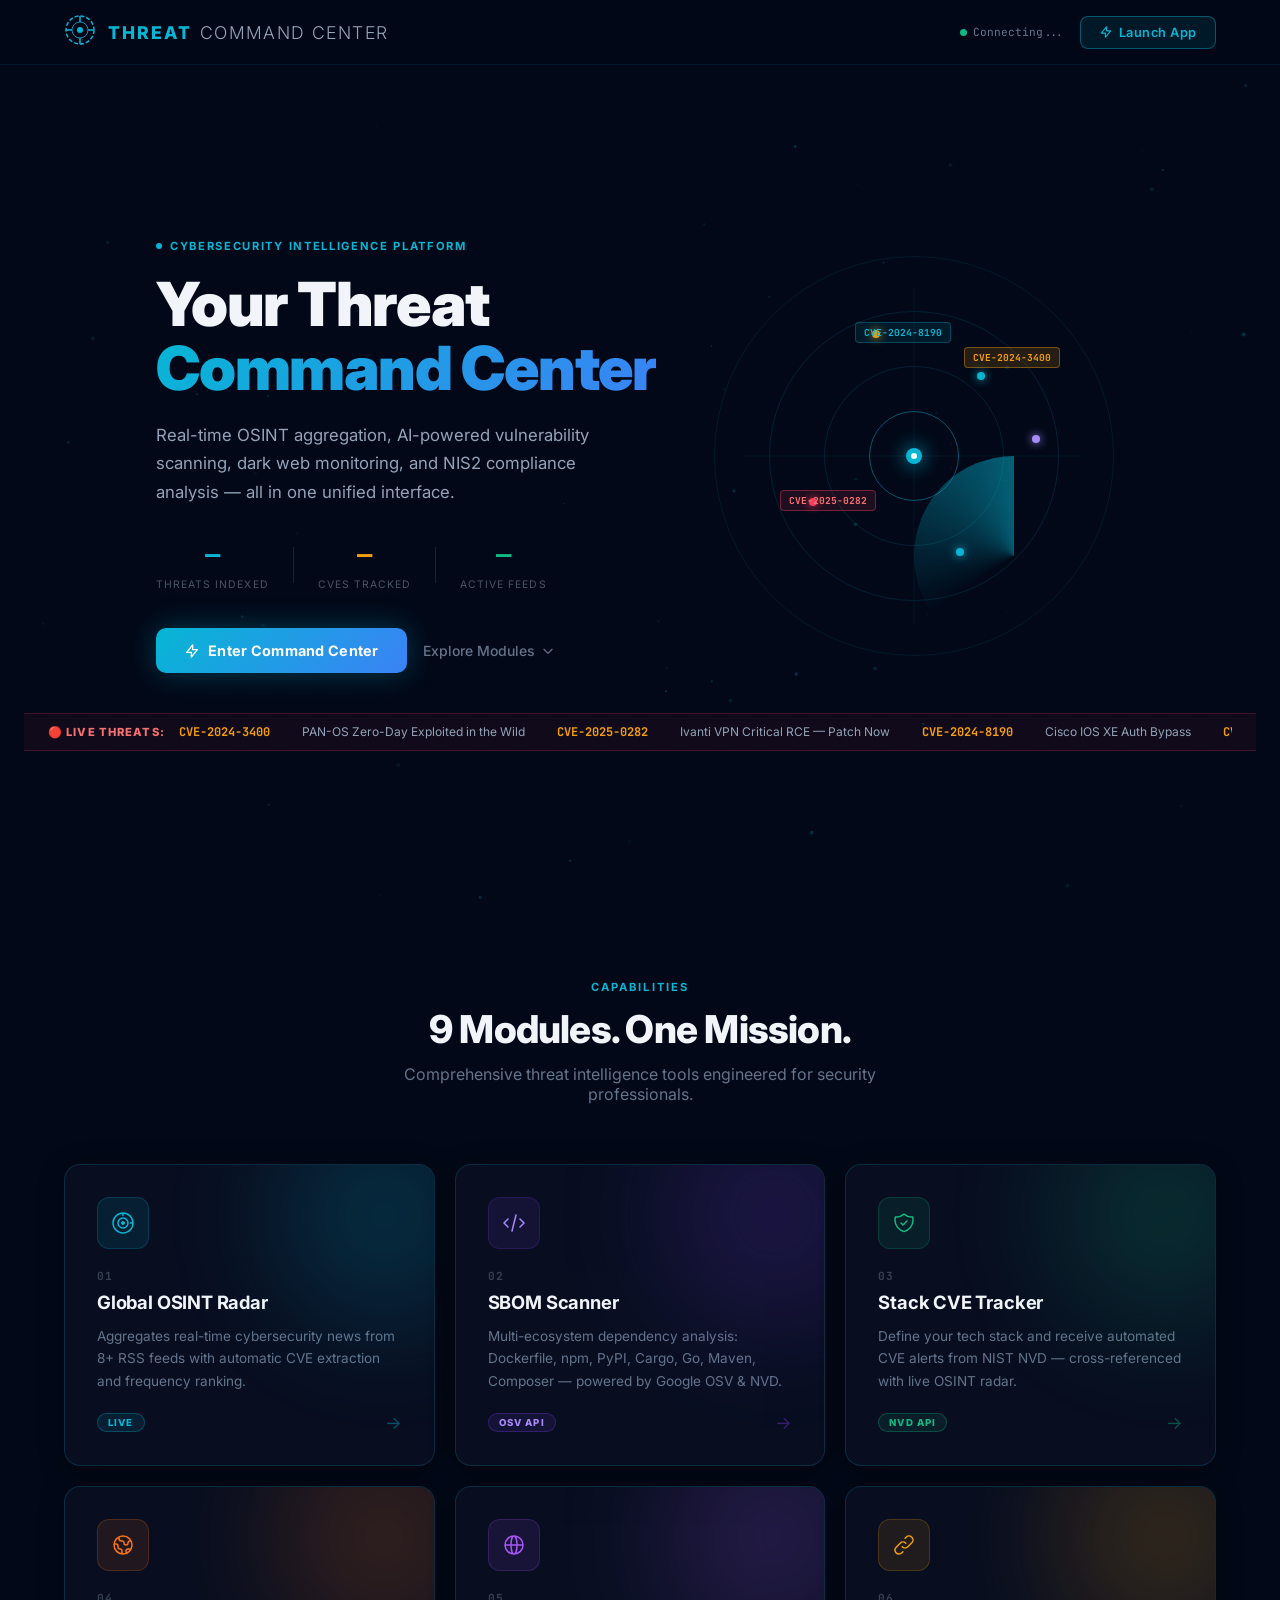
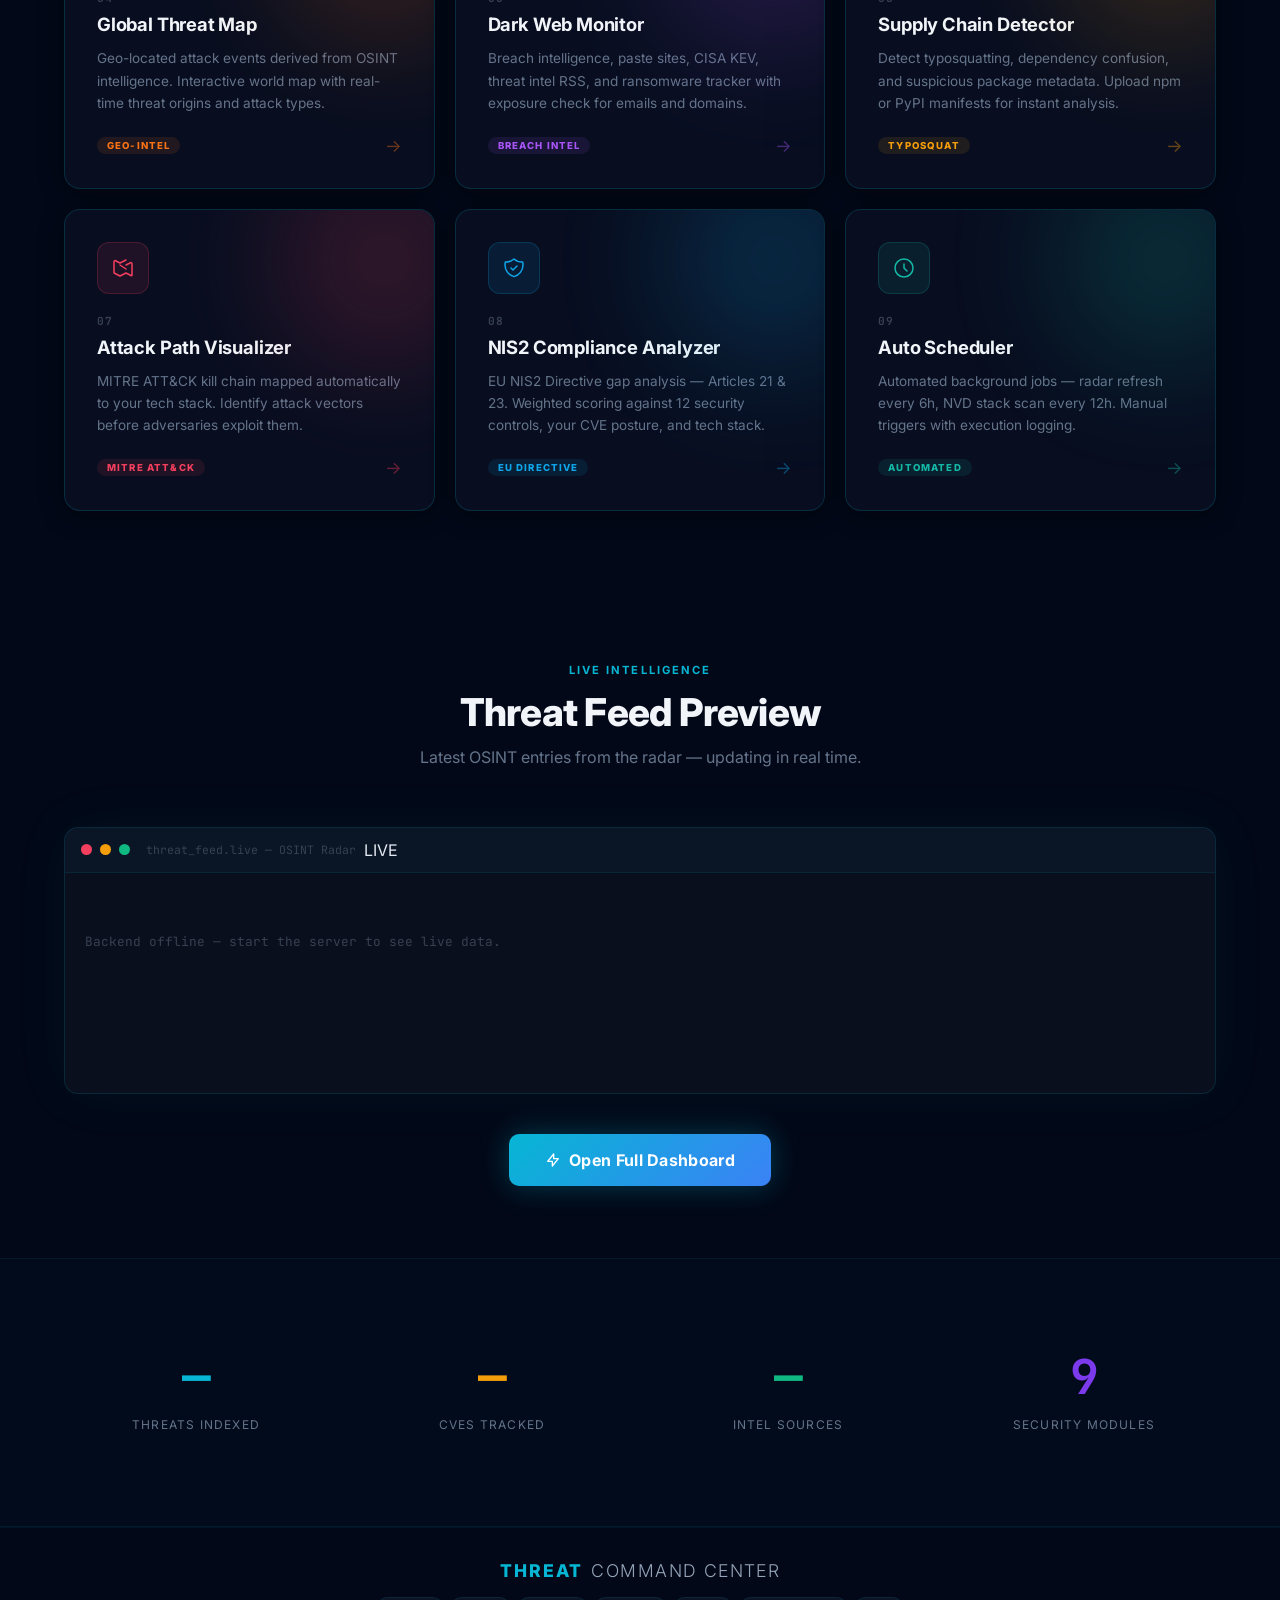
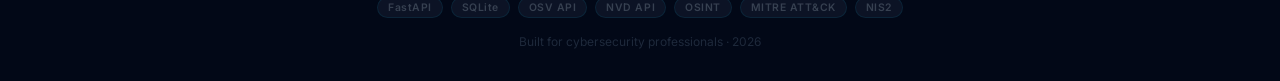
<file: frontend/index.html>
<!DOCTYPE html>
<html lang="en">

<head>
  <meta charset="UTF-8" />
  <meta name="viewport" content="width=device-width, initial-scale=1.0" />
  <title>Threat Command Center — Cybersecurity Intelligence Platform</title>
  <meta name="description"
    content="Threat Command Center — Real-time OSINT radar, SBOM scanner, CVE tracker, Dark Web monitor, Attack Path visualizer, and NIS2 compliance analyzer." />
  <link rel="preconnect" href="https://fonts.googleapis.com" />
  <link
    href="https://fonts.googleapis.com/css2?family=Inter:wght@300;400;500;600;700;800;900&family=JetBrains+Mono:wght@400;600;700&display=swap"
    rel="stylesheet" />
  <link rel="stylesheet" href="home.css" />
</head>

<body>

  <!-- ── CANVAS BG ── -->
  <canvas id="bg-canvas"></canvas>

  <!-- ── NAV ── -->
  <nav class="top-nav">
    <div class="top-nav-inner">
      <div class="top-nav-logo">
        <div class="logo-radar">
          <svg width="32" height="32" viewBox="0 0 32 32" fill="none">
            <circle class="rotate-ring" cx="16" cy="16" r="14" stroke="#06b6d4" stroke-width="1.5" stroke-dasharray="4 2" />
            <circle cx="16" cy="16" r="8" stroke="#0891b2" stroke-width="1" />
            <circle cx="16" cy="16" r="3" fill="#06b6d4" />
            <line x1="16" y1="2" x2="16" y2="8" stroke="#06b6d4" stroke-width="1.5" />
            <line x1="30" y1="16" x2="24" y2="16" stroke="#06b6d4" stroke-width="1.5" />
            <line x1="16" y1="30" x2="16" y2="24" stroke="#06b6d4" stroke-width="1.5" />
            <line x1="2" y1="16" x2="8" y2="16" stroke="#06b6d4" stroke-width="1.5" />
          </svg>
        </div>
        <div>
          <span class="logo-threat">THREAT</span>
          <span class="logo-cc">COMMAND CENTER</span>
        </div>
      </div>
      <div class="top-nav-right">
        <div class="status-badge" id="status-badge">
          <span class="status-dot" id="status-dot"></span>
          <span class="status-text" id="status-text">Connecting...</span>
        </div>
        <a href="dashboard.html" class="nav-cta-btn" id="nav-cta-btn">
          <svg width="14" height="14" fill="none" viewBox="0 0 24 24" stroke="currentColor">
            <path stroke-linecap="round" stroke-linejoin="round" stroke-width="2" d="M13 10V3L4 14h7v7l9-11h-7z" />
          </svg>
          Launch App
        </a>
      </div>
    </div>
  </nav>

  <!-- ── HERO ── -->
  <section class="hero">
    <div class="hero-inner">

      <!-- Left -->
      <div class="hero-left">
        <div class="hero-eyebrow">
          <span class="eyebrow-dot"></span>
          <span>CYBERSECURITY INTELLIGENCE PLATFORM</span>
        </div>
        <h1 class="hero-title">
          Your Threat<br>
          <span class="gradient-text">Command Center</span>
        </h1>
        <p class="hero-subtitle">
          Real-time OSINT aggregation, AI-powered vulnerability scanning, dark web monitoring, and NIS2 compliance
          analysis — all in one unified interface.
        </p>

        <!-- Live stat pills -->
        <div class="hero-stats">
          <div class="hero-stat">
            <span class="hero-stat-value cyan" id="hs-total">—</span>
            <span class="hero-stat-label">Threats Indexed</span>
          </div>
          <div class="hero-stat-divider"></div>
          <div class="hero-stat">
            <span class="hero-stat-value amber" id="hs-cves">—</span>
            <span class="hero-stat-label">CVEs Tracked</span>
          </div>
          <div class="hero-stat-divider"></div>
          <div class="hero-stat">
            <span class="hero-stat-value emerald" id="hs-sources">—</span>
            <span class="hero-stat-label">Active Feeds</span>
          </div>
        </div>

        <div class="hero-actions">
          <a href="dashboard.html" class="btn-primary" id="hero-enter-btn">
            <svg width="16" height="16" fill="none" viewBox="0 0 24 24" stroke="currentColor">
              <path stroke-linecap="round" stroke-linejoin="round" stroke-width="2" d="M13 10V3L4 14h7v7l9-11h-7z" />
            </svg>
            Enter Command Center
          </a>
          <a href="#modules" class="btn-ghost">
            Explore Modules
            <svg width="14" height="14" fill="none" viewBox="0 0 24 24" stroke="currentColor">
              <path stroke-linecap="round" stroke-linejoin="round" stroke-width="2" d="M19 9l-7 7-7-7" />
            </svg>
          </a>
        </div>
      </div>

      <!-- Right: Radar -->
      <div class="hero-visual">
        <div class="radar-container">
          <div class="radar-ring r1"></div>
          <div class="radar-ring r2"></div>
          <div class="radar-ring r3"></div>
          <div class="radar-ring r4"></div>
          <div class="radar-sweep"></div>
          <div class="radar-center">
            <div class="radar-center-core"></div>
          </div>
          <!-- Blips -->
          <div class="blip b1"></div>
          <div class="blip b2"></div>
          <div class="blip b3"></div>
          <div class="blip b4"></div>
          <div class="blip b5"></div>
          <!-- CVE tags -->
          <div class="cve-tag tag1">CVE-2024-3400</div>
          <div class="cve-tag tag2">CVE-2025-0282</div>
          <div class="cve-tag tag3">CVE-2024-8190</div>
          <!-- Cross -->
          <div class="crosshair-h"></div>
          <div class="crosshair-v"></div>
        </div>
      </div>
    </div>

    <!-- Ticker -->
    <div class="hero-ticker">
      <span class="ticker-label">🔴 LIVE THREATS:</span>
      <div class="ticker-wrap">
        <div class="ticker-content" id="ticker-live">
          <span class="ticker-item cve">CVE-2024-3400</span>
          <span class="ticker-item">PAN-OS Zero-Day Exploited in the Wild</span>
          <span class="ticker-item cve">CVE-2025-0282</span>
          <span class="ticker-item">Ivanti VPN Critical RCE — Patch Now</span>
          <span class="ticker-item cve">CVE-2024-8190</span>
          <span class="ticker-item">Cisco IOS XE Auth Bypass</span>
          <span class="ticker-item cve">CVE-2024-21887</span>
          <span class="ticker-item">Juniper SRX Remote Code Execution</span>
          <span class="ticker-item cve">CVE-2024-3400</span>
          <span class="ticker-item">PAN-OS Zero-Day Exploited in the Wild</span>
          <span class="ticker-item cve">CVE-2025-0282</span>
          <span class="ticker-item">Ivanti VPN Critical RCE — Patch Now</span>
          <span class="ticker-item cve">CVE-2024-8190</span>
          <span class="ticker-item">Cisco IOS XE Auth Bypass</span>
          <span class="ticker-item cve">CVE-2024-21887</span>
          <span class="ticker-item">Juniper SRX Remote Code Execution</span>
        </div>
      </div>
    </div>
  </section>

  <!-- ── MODULES GRID ── -->
  <section class="features" id="modules">
    <div class="section-inner">
      <div class="section-header">
        <div class="section-eyebrow">CAPABILITIES</div>
        <h2 class="section-title">9 Modules. One Mission.</h2>
        <p class="section-sub">Comprehensive threat intelligence tools engineered for security professionals.</p>
      </div>

      <div class="features-grid">

        <!-- Radar -->
        <a href="dashboard.html" class="feature-card card-cyan" id="mod-radar">
          <div class="card-glow cyan-glow"></div>
          <div class="card-icon cyan-icon">
            <svg width="24" height="24" fill="none" viewBox="0 0 24 24" stroke="currentColor">
              <circle cx="12" cy="12" r="10" stroke-width="1.5" />
              <circle cx="12" cy="12" r="5" stroke-width="1.5" />
              <circle cx="12" cy="12" r="1.5" fill="currentColor" />
              <line x1="12" y1="2" x2="12" y2="5" stroke-width="1.5" />
              <line x1="22" y1="12" x2="19" y2="12" stroke-width="1.5" />
            </svg>
          </div>
          <div class="card-num">01</div>
          <h3 class="card-title">Global OSINT Radar</h3>
          <p class="card-desc">Aggregates real-time cybersecurity news from 8+ RSS feeds with automatic CVE extraction
            and frequency ranking.</p>
          <div class="card-footer">
            <div class="card-badge cyan-badge">LIVE</div>
            <div class="card-arrow cyan-arrow">→</div>
          </div>
        </a>

        <!-- Scanner -->
        <a href="dashboard.html#scanner" class="feature-card card-violet" id="mod-scanner">
          <div class="card-glow violet-glow"></div>
          <div class="card-icon violet-icon">
            <svg width="24" height="24" fill="none" viewBox="0 0 24 24" stroke="currentColor">
              <path stroke-linecap="round" stroke-linejoin="round" stroke-width="1.5"
                d="M10 20l4-16m4 4l4 4-4 4M6 16l-4-4 4-4" />
            </svg>
          </div>
          <div class="card-num">02</div>
          <h3 class="card-title">SBOM Scanner</h3>
          <p class="card-desc">Multi-ecosystem dependency analysis: Dockerfile, npm, PyPI, Cargo, Go, Maven, Composer —
            powered by Google OSV & NVD.</p>
          <div class="card-footer">
            <div class="card-badge violet-badge">OSV API</div>
            <div class="card-arrow violet-arrow">→</div>
          </div>
        </a>

        <!-- Tracker -->
        <a href="dashboard.html#tracker" class="feature-card card-emerald" id="mod-tracker">
          <div class="card-glow emerald-glow"></div>
          <div class="card-icon emerald-icon">
            <svg width="24" height="24" fill="none" viewBox="0 0 24 24" stroke="currentColor">
              <path stroke-linecap="round" stroke-linejoin="round" stroke-width="1.5"
                d="M9 12l2 2 4-4m5.618-4.016A11.955 11.955 0 0112 2.944a11.955 11.955 0 01-8.618 3.04A12.02 12.02 0 003 9c0 5.591 3.824 10.29 9 11.622 5.176-1.332 9-6.03 9-11.622 0-1.042-.133-2.052-.382-3.016z" />
            </svg>
          </div>
          <div class="card-num">03</div>
          <h3 class="card-title">Stack CVE Tracker</h3>
          <p class="card-desc">Define your tech stack and receive automated CVE alerts from NIST NVD — cross-referenced
            with live OSINT radar.</p>
          <div class="card-footer">
            <div class="card-badge emerald-badge">NVD API</div>
            <div class="card-arrow emerald-arrow">→</div>
          </div>
        </a>

        <!-- Threat Map -->
        <a href="dashboard.html#map" class="feature-card card-orange" id="mod-map">
          <div class="card-glow orange-glow"></div>
          <div class="card-icon orange-icon">
            <svg width="24" height="24" fill="none" viewBox="0 0 24 24" stroke="currentColor">
              <path stroke-linecap="round" stroke-linejoin="round" stroke-width="1.5"
                d="M3.055 11H5a2 2 0 012 2v1a2 2 0 002 2 2 2 0 012 2v2.945M8 3.935V5.5A2.5 2.5 0 0010.5 8h.5a2 2 0 012 2 2 2 0 104 0 2 2 0 012-2h1.064M15 20.488V18a2 2 0 012-2h3.064M21 12a9 9 0 11-18 0 9 9 0 0118 0z" />
            </svg>
          </div>
          <div class="card-num">04</div>
          <h3 class="card-title">Global Threat Map</h3>
          <p class="card-desc">Geo-located attack events derived from OSINT intelligence. Interactive world map with
            real-time threat origins and attack types.</p>
          <div class="card-footer">
            <div class="card-badge orange-badge">GEO-INTEL</div>
            <div class="card-arrow orange-arrow">→</div>
          </div>
        </a>

        <!-- Dark Web -->
        <a href="dashboard.html#darkweb" class="feature-card card-purple" id="mod-darkweb">
          <div class="card-glow purple-glow"></div>
          <div class="card-icon purple-icon">
            <svg width="24" height="24" fill="none" viewBox="0 0 24 24" stroke="currentColor">
              <path stroke-linecap="round" stroke-linejoin="round" stroke-width="1.5"
                d="M21 12a9 9 0 01-9 9m9-9a9 9 0 00-9-9m9 9H3m9 9a9 9 0 01-9-9m9 9c1.657 0 3-4.03 3-9s-1.343-9-3-9m0 18c-1.657 0-3-4.03-3-9s1.343-9 3-9m-9 9a9 9 0 019-9" />
            </svg>
          </div>
          <div class="card-num">05</div>
          <h3 class="card-title">Dark Web Monitor</h3>
          <p class="card-desc">Breach intelligence, paste sites, CISA KEV, threat intel RSS, and ransomware tracker with
            exposure check for emails and domains.</p>
          <div class="card-footer">
            <div class="card-badge purple-badge">BREACH INTEL</div>
            <div class="card-arrow purple-arrow">→</div>
          </div>
        </a>

        <!-- Supply Chain -->
        <a href="dashboard.html#supplychain" class="feature-card card-amber" id="mod-supply">
          <div class="card-glow amber-glow"></div>
          <div class="card-icon amber-icon">
            <svg width="24" height="24" fill="none" viewBox="0 0 24 24" stroke="currentColor">
              <path stroke-linecap="round" stroke-linejoin="round" stroke-width="1.5"
                d="M13.828 10.172a4 4 0 00-5.656 0l-4 4a4 4 0 105.656 5.656l1.102-1.101m-.758-4.899a4 4 0 005.656 0l4-4a4 4 0 00-5.656-5.656l-1.1 1.1" />
            </svg>
          </div>
          <div class="card-num">06</div>
          <h3 class="card-title">Supply Chain Detector</h3>
          <p class="card-desc">Detect typosquatting, dependency confusion, and suspicious package metadata. Upload npm or
            PyPI manifests for instant analysis.</p>
          <div class="card-footer">
            <div class="card-badge amber-badge">TYPOSQUAT</div>
            <div class="card-arrow amber-arrow">→</div>
          </div>
        </a>

        <!-- Attack Path -->
        <a href="dashboard.html#attackpath" class="feature-card card-rose" id="mod-attack">
          <div class="card-glow rose-glow"></div>
          <div class="card-icon rose-icon">
            <svg width="24" height="24" fill="none" viewBox="0 0 24 24" stroke="currentColor">
              <path stroke-linecap="round" stroke-linejoin="round" stroke-width="1.5"
                d="M9 20l-5.447-2.724A1 1 0 013 16.382V5.618a1 1 0 011.447-.894L9 7m0 13l6-3m-6-10l6-3m0 13l5.447 2.724A1 1 0 0021 18.382V7.618a1 1 0 00-1.447-.894L15 9m0 4l-6-4" />
            </svg>
          </div>
          <div class="card-num">07</div>
          <h3 class="card-title">Attack Path Visualizer</h3>
          <p class="card-desc">MITRE ATT&CK kill chain mapped automatically to your tech stack. Identify attack vectors
            before adversaries exploit them.</p>
          <div class="card-footer">
            <div class="card-badge rose-badge">MITRE ATT&CK</div>
            <div class="card-arrow rose-arrow">→</div>
          </div>
        </a>

        <!-- NIS2 -->
        <a href="dashboard.html#nis2" class="feature-card card-sky" id="mod-nis2">
          <div class="card-glow sky-glow"></div>
          <div class="card-icon sky-icon">
            <svg width="24" height="24" fill="none" viewBox="0 0 24 24" stroke="currentColor">
              <path stroke-linecap="round" stroke-linejoin="round" stroke-width="1.5"
                d="M9 12l2 2 4-4m5.618-4.016A11.955 11.955 0 0112 2.944a11.955 11.955 0 01-8.618 3.04A12.02 12.02 0 003 9c0 5.591 3.824 10.29 9 11.622 5.176-1.332 9-6.03 9-11.622 0-1.042-.133-2.052-.382-3.016z" />
            </svg>
          </div>
          <div class="card-num">08</div>
          <h3 class="card-title">NIS2 Compliance Analyzer</h3>
          <p class="card-desc">EU NIS2 Directive gap analysis — Articles 21 & 23. Weighted scoring against 12 security
            controls, your CVE posture, and tech stack.</p>
          <div class="card-footer">
            <div class="card-badge sky-badge">EU DIRECTIVE</div>
            <div class="card-arrow sky-arrow">→</div>
          </div>
        </a>

        <!-- Scheduler -->
        <a href="dashboard.html#scheduler" class="feature-card card-teal" id="mod-sched">
          <div class="card-glow teal-glow"></div>
          <div class="card-icon teal-icon">
            <svg width="24" height="24" fill="none" viewBox="0 0 24 24" stroke="currentColor">
              <path stroke-linecap="round" stroke-linejoin="round" stroke-width="1.5"
                d="M12 8v4l3 3m6-3a9 9 0 11-18 0 9 9 0 0118 0z" />
            </svg>
          </div>
          <div class="card-num">09</div>
          <h3 class="card-title">Auto Scheduler</h3>
          <p class="card-desc">Automated background jobs — radar refresh every 6h, NVD stack scan every 12h. Manual
            triggers with execution logging.</p>
          <div class="card-footer">
            <div class="card-badge teal-badge">AUTOMATED</div>
            <div class="card-arrow teal-arrow">→</div>
          </div>
        </a>

      </div>
    </div>
  </section>

  <!-- ── LIVE FEED TERMINAL ── -->
  <section class="intel-preview">
    <div class="section-inner">
      <div class="section-header">
        <div class="section-eyebrow">LIVE INTELLIGENCE</div>
        <h2 class="section-title">Threat Feed Preview</h2>
        <p class="section-sub">Latest OSINT entries from the radar — updating in real time.</p>
      </div>

      <div class="preview-terminal">
        <div class="terminal-bar">
          <span class="t-dot red"></span>
          <span class="t-dot yellow"></span>
          <span class="t-dot green"></span>
          <span class="t-title">threat_feed.live — OSINT Radar</span>
          <div class="tb-live-pill">
            <span class="tb-live-dot"></span>
            LIVE
          </div>
        </div>
        <div class="terminal-body" id="feed-preview">
          <div class="terminal-loading">
            <div class="t-spinner"></div>
            <span class="t-mono">Connecting to threat intelligence feeds...</span>
          </div>
        </div>
      </div>

      <div class="preview-cta">
        <a href="dashboard.html" class="btn-primary large" id="preview-cta-btn">
          <svg width="16" height="16" fill="none" viewBox="0 0 24 24" stroke="currentColor">
            <path stroke-linecap="round" stroke-linejoin="round" stroke-width="2" d="M13 10V3L4 14h7v7l9-11h-7z" />
          </svg>
          Open Full Dashboard
        </a>
      </div>
    </div>
  </section>

  <!-- ── STATS BANNER ── -->
  <section class="how-it-works">
    <div class="section-inner">
      <div class="steps-grid">
        <div class="step">
          <div class="step-number cyan" id="sb-threats">—</div>
          <div class="step-title">Threats Indexed</div>
        </div>
        <div class="step-connector"></div>
        <div class="step">
          <div class="step-number amber" id="sb-cves">—</div>
          <div class="step-title">CVEs Tracked</div>
        </div>
        <div class="step-connector"></div>
        <div class="step">
          <div class="step-number emerald" id="sb-feeds">—</div>
          <div class="step-title">Intel Sources</div>
        </div>
        <div class="step-connector"></div>
        <div class="step">
          <div class="step-number violet" id="sb-modules">9</div>
          <div class="step-title">Security Modules</div>
        </div>
      </div>
    </div>
  </section>

  <!-- ── FOOTER ── -->
  <footer class="site-footer">
    <div class="section-inner">
      <div class="footer-inner">
        <div class="footer-brand">
          <span class="logo-threat">THREAT</span>
          <span class="logo-cc">COMMAND CENTER</span>
        </div>
        <div class="footer-tags">
          <span class="f-tag">FastAPI</span>
          <span class="f-tag">SQLite</span>
          <span class="f-tag">OSV API</span>
          <span class="f-tag">NVD API</span>
          <span class="f-tag">OSINT</span>
          <span class="f-tag">MITRE ATT&CK</span>
          <span class="f-tag">NIS2</span>
        </div>
        <p class="footer-note">Built for cybersecurity professionals · <span id="footer-year"></span></p>
      </div>
    </div>
  </footer>

  <script src="home.js"></script>
</body>

</html>
</file>
<file: frontend/home.css>
@import url('https://fonts.googleapis.com/css2?family=Inter:wght@300;400;500;600;700;800;900&family=JetBrains+Mono:wght@400;600;700&display=swap');

:root {
  --cyan: #06b6d4;
  --cyan-dark: #0891b2;
  --violet: #7c3aed;
  --violet-light: #a78bfa;
  --emerald: #10b981;
  --rose: #f43f5e;
  --amber: #f59e0b;
  --bg: #020817;
  --bg2: #0f172a;
  --glass: rgba(15, 23, 42, 0.8);
  --border: rgba(6, 182, 212, 0.15);
}

* {
  box-sizing: border-box;
  margin: 0;
  padding: 0
}

html {
  scroll-behavior: smooth
}

a {
  text-decoration: none;
}

body {
  font-family: 'Inter', sans-serif;
  background: var(--bg);
  color: #e2e8f0;
  overflow-x: hidden;
  min-height: 100vh
}

/* BG Canvas */
#bg-canvas {
  position: fixed;
  inset: 0;
  z-index: 0;
  pointer-events: none;
  opacity: .4
}

/* ── NAV ── */
.top-nav {
  position: fixed;
  top: 0;
  left: 0;
  right: 0;
  z-index: 100;
  background: rgba(2, 8, 23, .9);
  backdrop-filter: blur(20px);
  border-bottom: 1px solid rgba(6, 182, 212, .1)
}

.top-nav-inner {
  max-width: 1200px;
  margin: 0 auto;
  padding: 14px 24px;
  display: flex;
  align-items: center;
  justify-content: space-between
}

.top-nav-logo {
  display: flex;
  align-items: center;
  gap: 12px
}

.logo-radar svg .rotate-ring {
  animation: spin 12s linear infinite;
  transform-origin: 18px 18px
}

@keyframes spin {
  to {
    transform: rotate(360deg)
  }
}

.logo-threat {
  color: var(--cyan);
  font-weight: 800;
  font-size: 1.1rem;
  letter-spacing: .12em
}

.logo-cc {
  color: #94a3b8;
  font-weight: 300;
  font-size: 1.1rem;
  letter-spacing: .08em;
  margin-left: 4px
}

.top-nav-right {
  display: flex;
  align-items: center;
  gap: 16px
}

.status-badge {
  display: flex;
  align-items: center;
  gap: 6px;
  font-size: .75rem;
  color: #64748b
}

.status-dot {
  width: 7px;
  height: 7px;
  border-radius: 50%;
  background: #10b981;
  animation: pulse-dot 2s ease-in-out infinite
}

@keyframes pulse-dot {

  0%,
  100% {
    box-shadow: 0 0 4px #10b981
  }

  50% {
    box-shadow: 0 0 12px #10b981, 0 0 24px rgba(16, 185, 129, .4)
  }
}

.status-text {
  font-family: 'JetBrains Mono', monospace;
  font-size: .7rem
}

.nav-cta-btn {
  display: flex;
  align-items: center;
  gap: 6px;
  background: rgba(6, 182, 212, .1);
  border: 1px solid rgba(6, 182, 212, .4);
  color: var(--cyan);
  border-radius: 8px;
  padding: 8px 18px;
  font-size: .8rem;
  font-weight: 600;
  text-decoration: none;
  transition: all .2s;
  letter-spacing: .04em
}

.nav-cta-btn:hover {
  background: rgba(6, 182, 212, .2);
  box-shadow: 0 0 20px rgba(6, 182, 212, .25)
}

/* ── HERO ── */
.hero {
  position: relative;
  z-index: 1;
  min-height: 100vh;
  display: flex;
  flex-direction: column;
  justify-content: center;
  padding: 90px 24px 0
}

.hero-inner {
  max-width: 1200px;
  margin: 0 auto;
  display: grid;
  grid-template-columns: 1.1fr 0.9fr;
  gap: 48px;
  align-items: center
}

.hero-eyebrow {
  display: flex;
  align-items: center;
  gap: 8px;
  font-size: .7rem;
  font-weight: 700;
  letter-spacing: .15em;
  color: var(--cyan);
  margin-bottom: 20px;
  text-transform: uppercase
}

.eyebrow-dot {
  width: 6px;
  height: 6px;
  border-radius: 50%;
  background: var(--cyan);
  animation: pulse-dot 2s ease-in-out infinite
}

.hero-title {
  font-size: 3.8rem;
  font-weight: 900;
  line-height: 1.05;
  letter-spacing: -.02em;
  color: #f1f5f9;
  margin-bottom: 20px
}

.gradient-text {
  display: block;
  background: linear-gradient(135deg, var(--cyan), #3b82f6);
  -webkit-background-clip: text;
  -webkit-text-fill-color: transparent;
  background-clip: text
}

.gradient-text-2 {
  display: block;
  background: linear-gradient(135deg, #3b82f6, var(--violet-light));
  -webkit-background-clip: text;
  -webkit-text-fill-color: transparent;
  background-clip: text
}

.hero-subtitle {
  font-size: 1.05rem;
  color: #94a3b8;
  line-height: 1.7;
  max-width: 480px;
  margin-bottom: 32px
}

/* Hero Stats */
.hero-stats {
  display: flex;
  align-items: center;
  gap: 24px;
  margin-bottom: 36px
}

.hero-stat {
  text-align: center
}

.hero-stat-value {
  display: block;
  font-family: 'JetBrains Mono', monospace;
  font-size: 1.6rem;
  font-weight: 700;
  color: var(--cyan)
}

.hero-stat-value.amber {
  color: var(--amber)
}

.hero-stat-value.emerald {
  color: var(--emerald)
}

.hero-stat-label {
  font-size: .65rem;
  color: #4b5563;
  text-transform: uppercase;
  letter-spacing: .1em;
  margin-top: 2px
}

.hero-stat-divider {
  width: 1px;
  height: 36px;
  background: rgba(6, 182, 212, .2)
}

/* Hero Actions */
.hero-actions {
  display: flex;
  align-items: center;
  gap: 16px;
  flex-wrap: wrap
}

.btn-primary {
  display: inline-flex;
  align-items: center;
  gap: 8px;
  background: linear-gradient(135deg, var(--cyan), #3b82f6);
  color: #fff;
  border: none;
  border-radius: 10px;
  padding: 14px 28px;
  font-size: .9rem;
  font-weight: 700;
  text-decoration: none;
  cursor: pointer;
  transition: all .25s;
  letter-spacing: .02em;
  box-shadow: 0 0 30px rgba(6, 182, 212, .3)
}

.btn-primary:hover {
  transform: translateY(-2px);
  box-shadow: 0 8px 40px rgba(6, 182, 212, .4)
}

.btn-primary.large {
  padding: 16px 36px;
  font-size: 1rem
}

.btn-ghost {
  display: inline-flex;
  align-items: center;
  gap: 6px;
  color: #64748b;
  font-size: .875rem;
  font-weight: 500;
  text-decoration: none;
  transition: color .2s
}

.btn-ghost:hover {
  color: var(--cyan)
}

/* ── RADAR VISUAL ── */
.hero-visual {
  display: flex;
  justify-content: center;
  align-items: center
}

.radar-container {
  position: relative;
  width: 420px;
  height: 420px
}

.radar-ring {
  position: absolute;
  top: 50%;
  left: 50%;
  border-radius: 50%;
  border: 1px solid rgba(6, 182, 212, .15);
  transform: translate(-50%, -50%)
}

.r1 {
  width: 90px;
  height: 90px;
  border-color: rgba(6, 182, 212, .45)
}

.r2 {
  width: 180px;
  height: 180px
}

.r3 {
  width: 290px;
  height: 290px
}

.r4 {
  width: 400px;
  height: 400px;
  border-color: rgba(6, 182, 212, .1)
}

.radar-sweep {
  position: absolute;
  top: 50%;
  left: 50%;
  width: 200px;
  height: 200px;
  border-radius: 50%;
  transform-origin: 0 0;
  animation: sweep 3s linear infinite;
  background: conic-gradient(from 0deg, transparent 65%, rgba(6, 182, 212, .5) 100%)
}

@keyframes sweep {
  to {
    transform: rotate(360deg)
  }
}

.radar-center {
  position: absolute;
  top: 50%;
  left: 50%;
  transform: translate(-50%, -50%);
  width: 16px;
  height: 16px;
  border-radius: 50%;
  background: var(--cyan);
  display: flex;
  align-items: center;
  justify-content: center;
  box-shadow: 0 0 20px var(--cyan)
}

.radar-center-core {
  width: 6px;
  height: 6px;
  border-radius: 50%;
  background: #fff
}

.crosshair-h {
  position: absolute;
  top: 50%;
  left: 10%;
  right: 10%;
  height: 1px;
  background: rgba(6, 182, 212, .08);
  transform: translateY(-50%)
}

.crosshair-v {
  position: absolute;
  left: 50%;
  top: 10%;
  bottom: 10%;
  width: 1px;
  background: rgba(6, 182, 212, .08);
  transform: translateX(-50%)
}

/* Blips */
.blip {
  position: absolute;
  width: 8px;
  height: 8px;
  border-radius: 50%;
  background: var(--cyan);
  box-shadow: 0 0 10px var(--cyan);
  animation: blip-pulse 2s ease-in-out infinite
}

@keyframes blip-pulse {

  0%,
  100% {
    opacity: 1;
    transform: scale(1)
  }

  50% {
    opacity: .4;
    transform: scale(.6)
  }
}

.b1 {
  top: 30%;
  left: 65%;
  animation-delay: .3s
}

.b2 {
  top: 60%;
  left: 25%;
  animation-delay: .9s;
  background: var(--rose);
  box-shadow: 0 0 10px var(--rose)
}

.b3 {
  top: 20%;
  left: 40%;
  animation-delay: 1.5s;
  background: var(--amber);
  box-shadow: 0 0 10px var(--amber)
}

.b4 {
  top: 72%;
  left: 60%;
  animation-delay: .6s
}

.b5 {
  top: 45%;
  left: 78%;
  animation-delay: 1.2s;
  background: var(--violet-light);
  box-shadow: 0 0 10px var(--violet-light)
}

/* CVE floating tags */
.cve-tag {
  position: absolute;
  font-family: 'JetBrains Mono', monospace;
  font-size: .6rem;
  font-weight: 700;
  padding: 3px 8px;
  border-radius: 4px;
  animation: float-tag 4s ease-in-out infinite;
  pointer-events: none
}

.tag1 {
  top: 24%;
  left: 62%;
  background: rgba(245, 158, 11, .15);
  border: 1px solid rgba(245, 158, 11, .4);
  color: var(--amber);
  animation-delay: 0s
}

.tag2 {
  top: 58%;
  left: 18%;
  background: rgba(244, 63, 94, .12);
  border: 1px solid rgba(244, 63, 94, .4);
  color: #f87171;
  animation-delay: 1.3s
}

.tag3 {
  top: 18%;
  left: 36%;
  background: rgba(6, 182, 212, .1);
  border: 1px solid rgba(6, 182, 212, .3);
  color: var(--cyan);
  animation-delay: 2.1s
}

@keyframes float-tag {

  0%,
  100% {
    transform: translateY(0)
  }

  50% {
    transform: translateY(-6px)
  }
}

/* ── TICKER ── */
.hero-ticker {
  position: relative;
  z-index: 1;
  margin-top: 40px;
  display: flex;
  align-items: center;
  gap: 14px;
  background: rgba(244, 63, 94, .06);
  border-top: 1px solid rgba(244, 63, 94, .2);
  border-bottom: 1px solid rgba(244, 63, 94, .2);
  padding: 10px 24px;
  overflow: hidden
}

.ticker-label {
  font-size: .7rem;
  font-weight: 800;
  color: #f87171;
  letter-spacing: .1em;
  white-space: nowrap
}

.ticker-wrap {
  flex: 1;
  overflow: hidden
}

.ticker-content {
  display: flex;
  gap: 32px;
  animation: ticker-scroll 35s linear infinite;
  white-space: nowrap
}

@keyframes ticker-scroll {
  0% {
    transform: translateX(0)
  }

  100% {
    transform: translateX(-50%)
  }
}

.ticker-item {
  font-size: .75rem;
  color: #94a3b8
}

.ticker-item.cve {
  font-family: 'JetBrains Mono', monospace;
  color: var(--amber);
  font-weight: 700
}

/* ── SECTIONS COMMON ── */
.section-inner {
  max-width: 1200px;
  margin: 0 auto;
  padding: 0 24px
}

.section-header {
  text-align: center;
  margin-bottom: 60px
}

.section-eyebrow {
  font-size: .7rem;
  font-weight: 700;
  letter-spacing: .18em;
  color: var(--cyan);
  margin-bottom: 12px
}

.section-title {
  font-size: 2.4rem;
  font-weight: 800;
  color: #f1f5f9;
  letter-spacing: -.02em;
  margin-bottom: 12px
}

.section-sub {
  color: #64748b;
  font-size: 1rem;
  max-width: 480px;
  margin: 0 auto
}

/* ── FEATURES ── */
.features {
  position: relative;
  z-index: 1;
  padding: 80px 0
}

.features-grid {
  display: grid;
  grid-template-columns: repeat(3, 1fr);
  gap: 20px
}

.feature-card {
  position: relative;
  display: block;
  text-decoration: none;
  background: rgba(10, 16, 35, .85);
  border: 1px solid rgba(6, 182, 212, .18);
  border-radius: 16px;
  padding: 32px;
  overflow: hidden;
  cursor: pointer;
  transition: all .3s;
  box-shadow: 0 4px 24px rgba(0, 0, 0, .4)
}

.feature-card:hover {
  transform: translateY(-8px)
}

.card-cyan:hover {
  border-color: rgba(6, 182, 212, .5);
  box-shadow: 0 24px 70px rgba(6, 182, 212, .18)
}

.card-violet:hover {
  border-color: rgba(124, 58, 237, .5);
  box-shadow: 0 24px 70px rgba(124, 58, 237, .18)
}

.card-emerald:hover {
  border-color: rgba(16, 185, 129, .5);
  box-shadow: 0 24px 70px rgba(16, 185, 129, .18)
}

.card-glow {
  position: absolute;
  top: -60px;
  right: -60px;
  width: 220px;
  height: 220px;
  border-radius: 50%;
  filter: blur(60px);
  opacity: .18;
  pointer-events: none
}

.cyan-glow {
  background: var(--cyan)
}

.violet-glow {
  background: var(--violet)
}

.emerald-glow {
  background: var(--emerald)
}

.card-icon {
  width: 52px;
  height: 52px;
  border-radius: 12px;
  display: flex;
  align-items: center;
  justify-content: center;
  margin-bottom: 20px
}

.cyan-icon {
  background: rgba(6, 182, 212, .1);
  color: var(--cyan);
  border: 1px solid rgba(6, 182, 212, .2)
}

.violet-icon {
  background: rgba(124, 58, 237, .1);
  color: var(--violet-light);
  border: 1px solid rgba(124, 58, 237, .2)
}

.emerald-icon {
  background: rgba(16, 185, 129, .1);
  color: var(--emerald);
  border: 1px solid rgba(16, 185, 129, .2)
}

.card-num {
  font-family: 'JetBrains Mono', monospace;
  font-size: .7rem;
  font-weight: 700;
  color: #374151;
  letter-spacing: .1em;
  margin-bottom: 8px
}

.card-title {
  font-size: 1.15rem;
  font-weight: 700;
  color: #f1f5f9;
  margin-bottom: 12px;
  letter-spacing: -.01em
}

.card-desc {
  font-size: .85rem;
  color: #64748b;
  line-height: 1.65;
  margin-bottom: 20px
}

.card-desc code {
  font-family: 'JetBrains Mono', monospace;
  font-size: .8rem;
  color: #a78bfa;
  background: rgba(124, 58, 237, .1);
  padding: 1px 5px;
  border-radius: 3px
}

.card-features {
  list-style: none;
  display: flex;
  flex-direction: column;
  gap: 6px;
  margin-bottom: 24px
}

.card-features li {
  font-size: .78rem;
  color: #64748b;
  display: flex;
  align-items: center;
  gap: 8px
}

.check {
  color: var(--emerald);
  font-weight: 700
}

.card-violet .check {
  color: var(--violet-light)
}

.card-emerald .check {
  color: var(--emerald)
}

.card-footer {
  display: flex;
  align-items: center;
  justify-content: space-between
}

.card-badge {
  font-size: .6rem;
  font-weight: 800;
  letter-spacing: .12em;
  padding: 3px 10px;
  border-radius: 20px;
}

.cyan-badge {
  background: rgba(6, 182, 212, .1);
  border: 1px solid rgba(6, 182, 212, .3);
  color: var(--cyan)
}

.violet-badge {
  background: rgba(124, 58, 237, .1);
  border: 1px solid rgba(124, 58, 237, .3);
  color: var(--violet-light)
}

.emerald-badge {
  background: rgba(16, 185, 129, .1);
  border: 1px solid rgba(16, 185, 129, .3);
  color: var(--emerald)
}

.card-arrow {
  font-size: 1.1rem;
  color: rgba(6, 182, 212, .4);
  transition: all .2s
}

.cyan-arrow {
  color: rgba(6, 182, 212, .4)
}

.violet-arrow {
  color: rgba(124, 58, 237, .4)
}

.emerald-arrow {
  color: rgba(16, 185, 129, .4)
}

.feature-card:hover .card-arrow {
  transform: translateX(4px);
  opacity: 1;
}

.card-cyan:hover .card-arrow {
  color: var(--cyan)
}

.card-violet:hover .card-arrow {
  color: var(--violet-light)
}

.card-emerald:hover .card-arrow {
  color: var(--emerald)
}

/* ── HOW IT WORKS ── */
.how-it-works {
  position: relative;
  z-index: 1;
  padding: 70px 0;
  background: rgba(6, 182, 212, .025);
  border-top: 1px solid rgba(6, 182, 212, .08);
  border-bottom: 1px solid rgba(6, 182, 212, .08)
}

.steps-grid {
  display: grid;
  grid-template-columns: repeat(4, 1fr);
  gap: 32px
}

.step {
  text-align: center;
  padding: 24px 20px;
  position: relative
}

.step-number {
  font-family: 'JetBrains Mono', monospace;
  font-size: 3rem;
  font-weight: 700;
  color: rgba(6, 182, 212, .08);
  line-height: 1;
  margin-bottom: 16px
}

.step-connector {
  display: none
}

.step-icon {
  width: 56px;
  height: 56px;
  border-radius: 50%;
  display: flex;
  align-items: center;
  justify-content: center;
  margin: 0 auto 16px;
  background: rgba(6, 182, 212, .08);
  border: 1px solid rgba(6, 182, 212, .2);
  color: var(--cyan)
}

.step-icon.violet {
  background: rgba(124, 58, 237, .08);
  border-color: rgba(124, 58, 237, .2);
  color: var(--violet-light)
}

.step-icon.emerald {
  background: rgba(16, 185, 129, .08);
  border-color: rgba(16, 185, 129, .2);
  color: var(--emerald)
}

.step h3 {
  font-size: 1.05rem;
  font-weight: 700;
  color: #f1f5f9;
  margin-bottom: 8px
}

.step p {
  font-size: .83rem;
  color: #64748b;
  line-height: 1.65
}

/* ── INTEL PREVIEW ── */
.intel-preview {
  position: relative;
  z-index: 1;
  padding: 72px 0
}

.preview-terminal {
  background: #0a0f1e;
  border: 1px solid rgba(6, 182, 212, .15);
  border-radius: 14px;
  overflow: hidden;
  margin-bottom: 40px;
  box-shadow: 0 0 60px rgba(6, 182, 212, .06)
}

.terminal-bar {
  display: flex;
  align-items: center;
  gap: 8px;
  padding: 12px 16px;
  background: rgba(6, 182, 212, .04);
  border-bottom: 1px solid rgba(6, 182, 212, .1)
}

.t-dot {
  width: 11px;
  height: 11px;
  border-radius: 50%
}

.t-dot.red {
  background: #f43f5e
}

.t-dot.yellow {
  background: var(--amber)
}

.t-dot.green {
  background: var(--emerald)
}

.t-title {
  font-family: 'JetBrains Mono', monospace;
  font-size: .72rem;
  color: #374151;
  margin-left: 8px
}

.terminal-body {
  padding: 20px;
  min-height: 220px;
  display: flex;
  flex-direction: column;
  gap: 10px
}

.terminal-loading {
  display: flex;
  align-items: center;
  gap: 12px;
  padding: 40px 0;
  color: #374151
}

.t-spinner {
  width: 18px;
  height: 18px;
  border: 2px solid rgba(6, 182, 212, .2);
  border-top-color: var(--cyan);
  border-radius: 50%;
  animation: spin .8s linear infinite
}

@keyframes spin {
  to {
    transform: rotate(360deg)
  }
}

.t-mono {
  font-family: 'JetBrains Mono', monospace;
  font-size: .8rem
}

.feed-line {
  display: flex;
  align-items: flex-start;
  gap: 12px;
  padding: 8px 0;
  border-bottom: 1px solid rgba(6, 182, 212, .05);
  animation: fade-in .4s ease
}

@keyframes fade-in {
  from {
    opacity: 0;
    transform: translateX(-6px)
  }

  to {
    opacity: 1;
    transform: translateX(0)
  }
}

.feed-line:last-child {
  border-bottom: none
}

.feed-src {
  font-family: 'JetBrains Mono', monospace;
  font-size: .62rem;
  font-weight: 600;
  padding: 2px 7px;
  border-radius: 4px;
  background: rgba(6, 182, 212, .08);
  border: 1px solid rgba(6, 182, 212, .15);
  color: var(--cyan-dark);
  white-space: nowrap
}

.feed-title {
  font-size: .82rem;
  color: #94a3b8;
  flex: 1;
  line-height: 1.4
}

.feed-cve {
  font-family: 'JetBrains Mono', monospace;
  font-size: .62rem;
  font-weight: 700;
  padding: 2px 7px;
  border-radius: 4px;
  background: rgba(245, 158, 11, .1);
  border: 1px solid rgba(245, 158, 11, .25);
  color: var(--amber);
  white-space: nowrap
}

.preview-cta {
  text-align: center
}

/* ── FOOTER ── */
.site-footer {
  position: relative;
  z-index: 1;
  border-top: 1px solid rgba(6, 182, 212, .08);
  padding: 32px 24px
}

.footer-inner {
  max-width: 1200px;
  margin: 0 auto;
  display: flex;
  flex-direction: column;
  align-items: center;
  gap: 16px;
  text-align: center
}

.footer-tags {
  display: flex;
  gap: 8px;
  flex-wrap: wrap;
  justify-content: center
}

.f-tag {
  font-size: .65rem;
  font-weight: 600;
  padding: 3px 10px;
  border-radius: 20px;
  background: rgba(15, 23, 42, .8);
  border: 1px solid rgba(6, 182, 212, .1);
  color: #374151;
  letter-spacing: .05em
}

.footer-note {
  font-size: .75rem;
  color: #1e293b
}

/* ── RESPONSIVE ── */
@media(max-width:900px) {
  .hero-inner {
    grid-template-columns: 1fr;
    text-align: center
  }

  .hero-visual {
    display: none
  }

  .hero-title {
    font-size: 2.8rem
  }

  .hero-stats {
    justify-content: center
  }

  .hero-actions {
    justify-content: center
  }

  .features-grid {
    grid-template-columns: 1fr
  }

  .steps-grid {
    grid-template-columns: 1fr
  }
}
/* Missing Colors for Modules */
.card-orange:hover { border-color: rgba(249, 115, 22, 0.5); box-shadow: 0 24px 70px rgba(249, 115, 22, 0.18); }
.orange-glow { background: #f97316; }
.orange-icon { background: rgba(249, 115, 22, 0.1); color: #f97316; border: 1px solid rgba(249, 115, 22, 0.2); }
.orange-badge { background: rgba(249, 115, 22, 0.1); border-color: rgba(249, 115, 22, 0.3); color: #f97316; }
.orange-arrow { color: rgba(249, 115, 22, 0.4); }
.card-orange:hover .card-arrow { color: #f97316; transform: translateX(4px); opacity: 1; }

.card-purple:hover { border-color: rgba(168, 85, 247, 0.5); box-shadow: 0 24px 70px rgba(168, 85, 247, 0.18); }
.purple-glow { background: #a855f7; }
.purple-icon { background: rgba(168, 85, 247, 0.1); color: #a855f7; border: 1px solid rgba(168, 85, 247, 0.2); }
.purple-badge { background: rgba(168, 85, 247, 0.1); border-color: rgba(168, 85, 247, 0.3); color: #a855f7; }
.purple-arrow { color: rgba(168, 85, 247, 0.4); }
.card-purple:hover .card-arrow { color: #a855f7; transform: translateX(4px); opacity: 1; }

.card-amber:hover { border-color: rgba(245, 158, 11, 0.5); box-shadow: 0 24px 70px rgba(245, 158, 11, 0.18); }
.amber-glow { background: #f59e0b; }
.amber-icon { background: rgba(245, 158, 11, 0.1); color: #f59e0b; border: 1px solid rgba(245, 158, 11, 0.2); }
.amber-badge { background: rgba(245, 158, 11, 0.1); border-color: rgba(245, 158, 11, 0.3); color: #f59e0b; }
.amber-arrow { color: rgba(245, 158, 11, 0.4); }
.card-amber:hover .card-arrow { color: #f59e0b; transform: translateX(4px); opacity: 1; }

.card-rose:hover { border-color: rgba(244, 63, 94, 0.5); box-shadow: 0 24px 70px rgba(244, 63, 94, 0.18); }
.rose-glow { background: #f43f5e; }
.rose-icon { background: rgba(244, 63, 94, 0.1); color: #f43f5e; border: 1px solid rgba(244, 63, 94, 0.2); }
.rose-badge { background: rgba(244, 63, 94, 0.1); border-color: rgba(244, 63, 94, 0.3); color: #f43f5e; }
.rose-arrow { color: rgba(244, 63, 94, 0.4); }
.card-rose:hover .card-arrow { color: #f43f5e; transform: translateX(4px); opacity: 1; }

.card-sky:hover { border-color: rgba(14, 165, 233, 0.5); box-shadow: 0 24px 70px rgba(14, 165, 233, 0.18); }
.sky-glow { background: #0ea5e9; }
.sky-icon { background: rgba(14, 165, 233, 0.1); color: #0ea5e9; border: 1px solid rgba(14, 165, 233, 0.2); }
.sky-badge { background: rgba(14, 165, 233, 0.1); border-color: rgba(14, 165, 233, 0.3); color: #0ea5e9; }
.sky-arrow { color: rgba(14, 165, 233, 0.4); }
.card-sky:hover .card-arrow { color: #0ea5e9; transform: translateX(4px); opacity: 1; }

.card-teal:hover { border-color: rgba(20, 184, 166, 0.5); box-shadow: 0 24px 70px rgba(20, 184, 166, 0.18); }
.teal-glow { background: #14b8a6; }
.teal-icon { background: rgba(20, 184, 166, 0.1); color: #14b8a6; border: 1px solid rgba(20, 184, 166, 0.2); }
.teal-badge { background: rgba(20, 184, 166, 0.1); border-color: rgba(20, 184, 166, 0.3); color: #14b8a6; }
.teal-arrow { color: rgba(20, 184, 166, 0.4); }
.card-teal:hover .card-arrow { color: #14b8a6; transform: translateX(4px); opacity: 1; }

/* Also ensure step-number colors match cyan, amber, emerald, violet */
.step-number.cyan { color: var(--cyan); }
.step-number.amber { color: var(--amber); }
.step-number.emerald { color: var(--emerald); }
.step-number.violet { color: var(--violet); }

.step-title {
  font-size: 0.75rem;
  color: #64748b;
  text-transform: uppercase;
  letter-spacing: 0.1em;
  margin-top: 4px;
}
</file>
